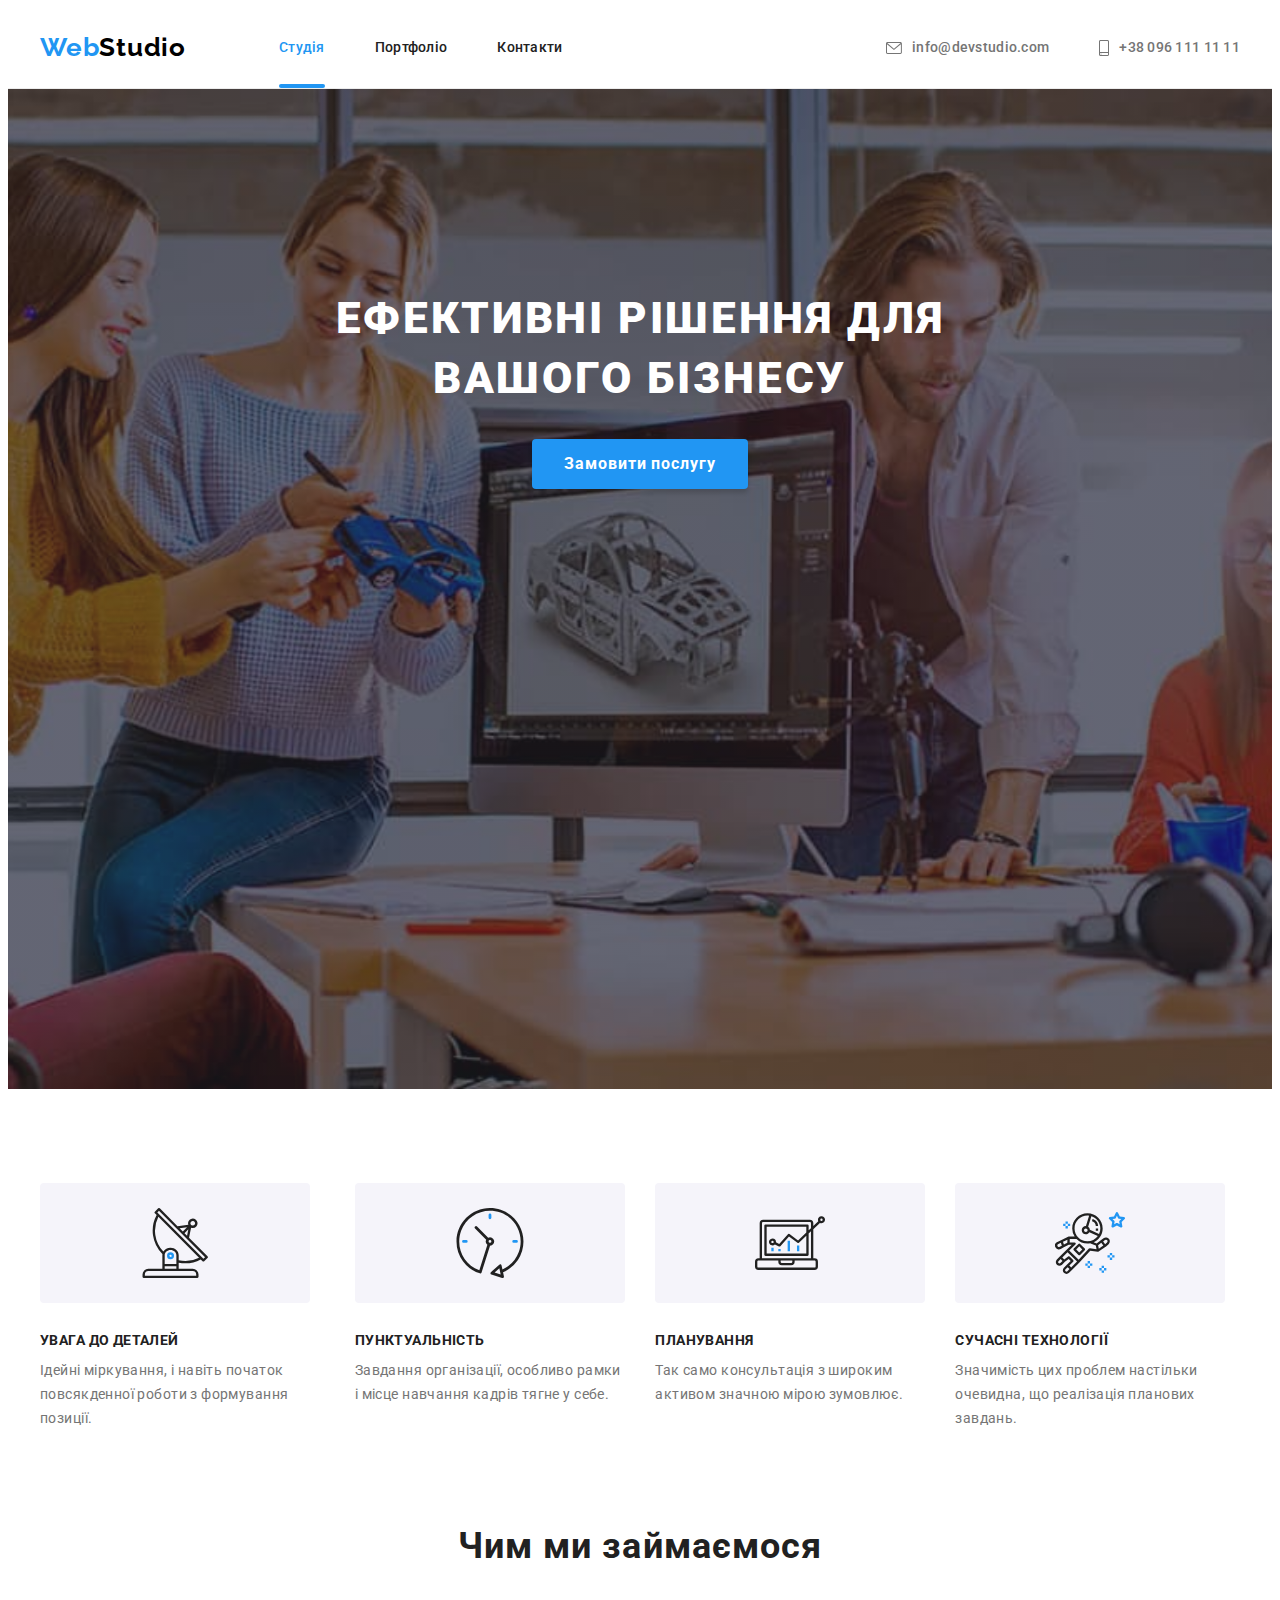
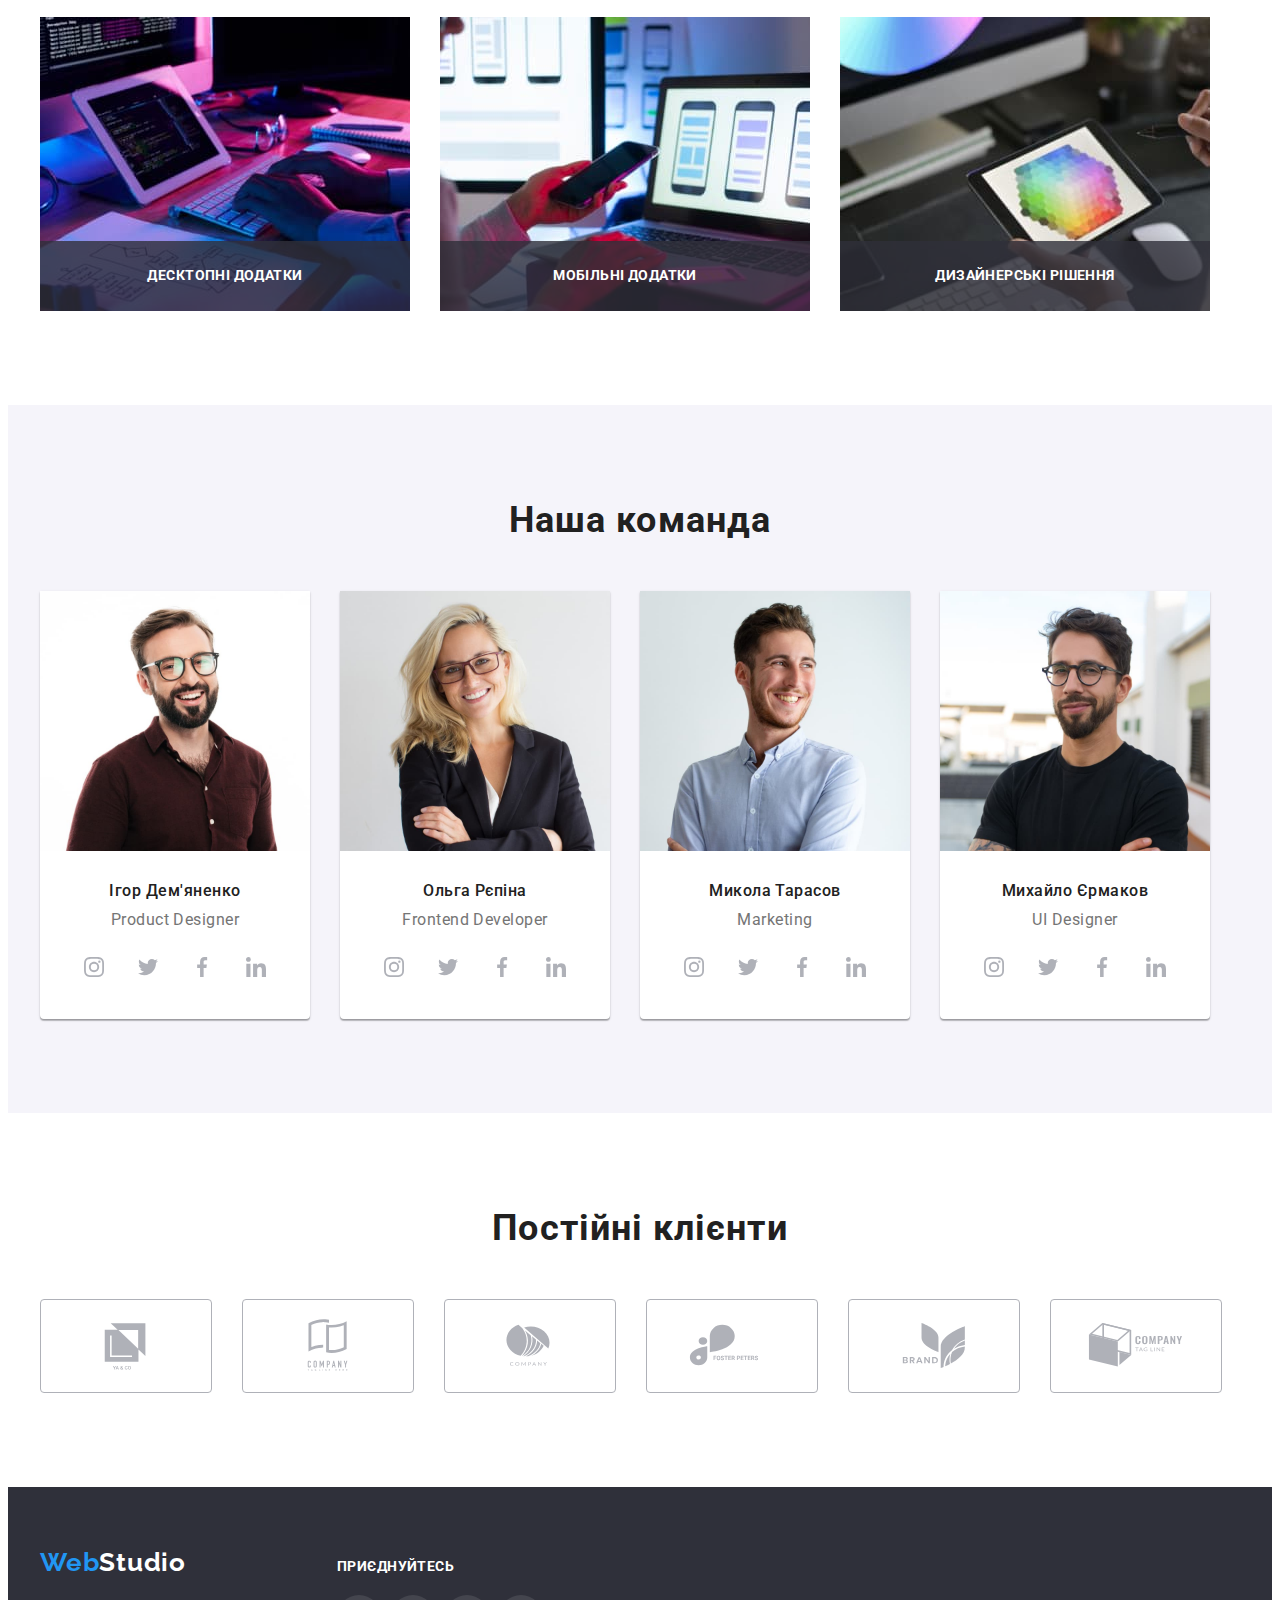
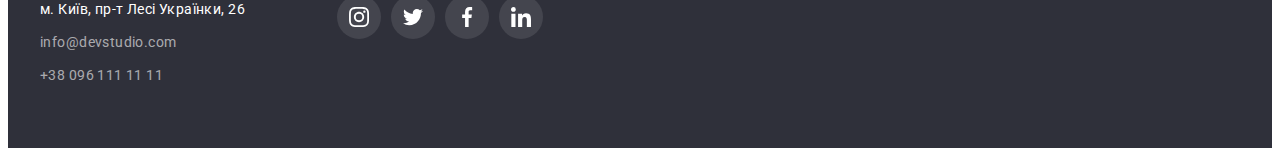
<file: index.html>
<!DOCTYPE html>
<html lang="uk">
<head>
    <meta charset="UTF-8">
    <meta http-equiv="X-UA-Compatible" content="IE=edge">
    <meta name="viewport" content="width=device-width, initial-scale=1.0">
    <title>WebStudio</title>
    <link rel="preconnect" href="https://fonts.googleapis.com">
    <link rel="preconnect" href="https://fonts.gstatic.com" crossorigin>
    <link href="https://fonts.googleapis.com/css2?family=Raleway:wght@700&family=Roboto:wght@400;500;700;900&display=swap" rel="stylesheet">
    <link rel="stylesheet" href="https://cdnjs.cloudflare.com/ajax/libs/modern-normalize/1.1.0/modern-normalize.min.css" integrity="sha512-wpPYUAdjBVSE4KJnH1VR1HeZfpl1ub8YT/NKx4PuQ5NmX2tKuGu6U/JRp5y+Y8XG2tV+wKQpNHVUX03MfMFn9Q==" crossorigin="anonymous" referrerpolicy="no-referrer" >
    <link rel="stylesheet" href="./css/styles.css">
</head>
<body>
    <header class="header">
        <div class="container main-nav">
            <a href="/index.html" class="header-logo link">Web<span class="span-color">Studio</span></a>
            <ul class="site-nav list">
                <li class="item"><a class="link current" href="./index.html">Студія</a></li>
                <li class="item"><a class="link" href="./portfolio.html">Портфоліо</a></li>
                <li class="item"><a class="link" href="">Контакти</a></li>
            </ul>
            <ul class="header-address list">
                <li class="item">
                    <a class="link" href="mailto:info@devstudio.com"><svg class="envelope-icon" width="16" height="12">
                        <use href="./img/icons.svg#icon-envelope_16_12-1"></use></svg>info@devstudio.com</a>
                </li>
                <li class="item">
                    <a class="link" href="tel:+380961111111"><svg class="envelope-icon" width="10" height="16">
                        <use href="./img/icons.svg#icon-smartphone_10_16-1"></use></svg> +38 096 111 11 11</a>
                </li>
            </ul>
        </div>
    </header>
    <main>
        <section class="hero">
            <div class="container">
                <h1 class="hero-title">Ефективні рішення для вашого бізнесу</h1>
                <button type="button" class="hero-btn" data-modal-open>Замовити послугу</button>
            </div>
        </section>
        <section class="feature section">
            <div class="container">
                <h2 class="feature-title visually-hidden">Особливості</h2>
                <ul class="features list">
                    <li class="item">
                        <div class="icon-frame">
                            <svg class="feature-icon" width="70" height="70">
                                <use href="./img/icons.svg#icon-antenna"></use>
                            </svg></div>
                        <h3 class="features-title">Увага до деталей</h3>
                        <p class="feature-text">Ідейні міркування, і навіть початок повсякденної роботи з формування позиції.</p>
                    </li>
                    <li class="item">
                        <div class="icon-frame">
                            <svg class="feature-icon" width="70" height="70">
                                <use href="./img/icons.svg#icon-clock"></use>
                            </svg></div>
                        <h3 class="features-title">Пунктуальність</h3>
                        <p class="feature-text">Завдання організації, особливо рамки і місце навчання кадрів тягне у себе.</p>
                    </li>
                    <li class="item">
                        <div class="icon-frame">
                            <svg class="feature-icon" width="70" height="70">
                                <use href="./img/icons.svg#icon-diagram"></use>
                            </svg></div>
                        <h3 class="features-title">Планування</h3>
                        <p class="feature-text">Так само консультація з широким активом значною мірою зумовлює.</p>
                    </li>
                    <li class="item">
                        <div class="icon-frame">
                            <svg class="feature-icon" width="70" height="70">
                                <use href="./img/icons.svg#icon-astronaut"></use>
                            </svg></div>
                        <h3 class="features-title">Сучасні технології</h3>
                        <p class="feature-text">Значимість цих проблем настільки очевидна, що реалізація планових завдань.</p>
                    </li>
                </ul>
            </div>
        </section>
        <section class="work section">
            <div class="container">
                <h2 class="work-title">Чим ми займаємося</h2>
                <ul class="type-work list">
                    <li class="item">
                        <a href="" class="link">
                            <img src="./img/work_1.jpg" alt="Десктопні додатки" width="370" height="294">
                        </a>
                        <div class="work-label">
                            <p class="label-text">Десктопні додатки</p>
                        </div>
                    </li>
                    <li class="item">
                        <a href="" class="link">
                            <img src="./img/work_2.jpg" alt="Мобільні додатки" width="370" height="294">
                        </a>
                        <div class="work-label">
                            <p class="label-text">Мобільні додатки</p>
                        </div>
                    </li>
                    <li class="item">
                        <a href="" class="link">
                            <img src="./img/work_3.jpg" alt="Дизайнерські рішення" width="370" height="294">
                        </a>
                        <div class="work-label">
                            <p class="label-text">Дизайнерські рішення</p>
                        </div>
                    </li>
                </ul>
            </div>
        </section>
        <section class="team section">
            <div class="container">
                <h2 class="team-title">Наша команда</h2>
                <ul class="team-list list">
                    <li class="team-card">
                        <img src="./img/team_1.jpg" alt="Дизайнер продукту" width="270" height="260">
                        <div class="card-info">
                            <h3 class="team-item">Ігор Дем'яненко</h3>
                            <p class="team-text">
                                <span lang="en">Product Designer</span>
                            </p>
                            <ul class="team-soc-list list">
                                <li class="team-soc-item">
                                    <a href="" class="team-soc-link link">
                                        <svg class="team-soc-icon" width="20" height="20">
                                            <use href="./img/icons.svg#icon-instagram"></use>
                                        </svg>
                                    </a>
                                </li>
                                <li class="team-soc-item">
                                    <a href="" class="team-soc-link link">
                                        <svg class="team-soc-icon" width="20" height="20">
                                            <use href="./img/icons.svg#icon-twitter"></use>
                                        </svg>
                                    </a>
                                </li>
                                <li class="team-soc-item">
                                    <a href="" class="team-soc-link link">
                                        <svg class="team-soc-icon" width="20" height="20">
                                            <use href="./img/icons.svg#icon-facebook"></use>
                                        </svg>
                                    </a>
                                </li>
                                <li class="team-soc-item">
                                    <a href="" class="team-soc-link link">
                                        <svg class="team-soc-icon" width="20" height="20">
                                            <use href="./img/icons.svg#icon-linkedin"></use>
                                        </svg>
                                    </a>
                                </li>
                            </ul>
                        </div>
                    </li>
                    <li class="team-card">
                        <img src="./img/team_2.jpg" alt="Розробник інтерфейсу" width="270" height="260">
                        <div class="card-info">
                            <h3 class="team-item">Ольга Рєпіна</h3>
                            <p class="team-text">
                                <span lang="en">Frontend Developer</span>
                            </p>
                            <ul class="team-soc-list list">
                                <li class="team-soc-item">
                                    <a href="" class="team-soc-link link">
                                        <svg class="team-soc-icon" width="20" height="20">
                                            <use href="./img/icons.svg#icon-instagram"></use>
                                        </svg>
                                    </a>
                                </li>
                                <li class="team-soc-item">
                                    <a href="" class="team-soc-link link">
                                        <svg class="team-soc-icon" width="20" height="20">
                                            <use href="./img/icons.svg#icon-twitter"></use>
                                        </svg>
                                    </a>
                                </li>
                                <li class="team-soc-item">
                                    <a href="" class="team-soc-link link">
                                        <svg class="team-soc-icon" width="20" height="20">
                                            <use href="./img/icons.svg#icon-facebook"></use>
                                        </svg>
                                    </a>
                                </li>
                                <li class="team-soc-item">
                                    <a href="" class="team-soc-link link">
                                        <svg class="team-soc-icon" width="20" height="20">
                                            <use href="./img/icons.svg#icon-linkedin"></use>
                                        </svg>
                                    </a>
                                </li>
                            </ul>
                        </div>
                    </li>
                    <li class="team-card">
                        <img src="./img/team_3.jpg" alt="Маркетолог" width="270" height="260">
                        <div class="card-info">
                            <h3 class="team-item">Микола Тарасов</h3>
                            <p class="team-text">
                                <span lang="en">Marketing</span>
                            </p>
                            <ul class="team-soc-list list">
                                <li class="team-soc-item">
                                    <a href="" class="team-soc-link link">
                                        <svg class="team-soc-icon" width="20" height="20">
                                            <use href="./img/icons.svg#icon-instagram"></use>
                                        </svg>
                                    </a>
                                </li>
                                <li class="team-soc-item">
                                    <a href="" class="team-soc-link link">
                                        <svg class="team-soc-icon" width="20" height="20">
                                            <use href="./img/icons.svg#icon-twitter"></use>
                                        </svg>
                                    </a>
                                </li>
                                <li class="team-soc-item">
                                    <a href="" class="team-soc-link link">
                                        <svg class="team-soc-icon" width="20" height="20">
                                            <use href="./img/icons.svg#icon-facebook"></use>
                                        </svg>
                                    </a>
                                </li>
                                <li class="team-soc-item">
                                    <a href="" class="team-soc-link link">
                                        <svg class="team-soc-icon" width="20" height="20">
                                            <use href="./img/icons.svg#icon-linkedin"></use>
                                        </svg>
                                    </a>
                                </li>
                            </ul>
                        </div>
                    </li>
                    <li class="team-card">
                        <img src="./img/team_4.jpg" alt="Дизайнер інтерфейсу користувача" width="270" height="260">
                        <div class="card-info">
                            <h3 class="team-item">Михайло Єрмаков</h3>
                            <p class="team-text">
                                <span lang="en">UI Designer</span>
                            </p>
                            <ul class="team-soc-list list">
                                <li class="team-soc-item">
                                    <a href="" class="team-soc-link link">
                                        <svg class="team-soc-icon" width="20" height="20">
                                            <use href="./img/icons.svg#icon-instagram"></use>
                                        </svg>
                                    </a>
                                </li>
                                <li class="team-soc-item">
                                    <a href="" class="team-soc-link link">
                                        <svg class="team-soc-icon" width="20" height="20">
                                            <use href="./img/icons.svg#icon-twitter"></use>
                                        </svg>
                                    </a>
                                </li>
                                <li class="team-soc-item">
                                    <a href="" class="team-soc-link link">
                                        <svg class="team-soc-icon" width="20" height="20">
                                            <use href="./img/icons.svg#icon-facebook"></use>
                                        </svg>
                                    </a>
                                </li>
                                <li class="team-soc-item">
                                    <a href="" class="team-soc-link link">
                                        <svg class="team-soc-icon" width="20" height="20">
                                            <use href="./img/icons.svg#icon-linkedin"></use>
                                        </svg>
                                    </a>
                                </li>
                            </ul>
                        </div>
                    </li>
                </ul>
            </div>
        </section>
        <section class="clients section">
            <div class="container">
                <h2 class="clients-title">Постійні клієнти</h2>
                <ul class="client-list list">
                    <li class="client-item item"><a href="" class="client-link link"><svg class="client-icon" width="106" height="60">
                        <use href="./img/icons.svg#icon-client_1"></use>
                    </svg></a></li>
                    <li class="client-item item"><a href="" class="client-link link"><svg class="client-icon" width="106" height="60">
                        <use href="./img/icons.svg#icon-client_2"></use>
                    </svg></a></li>
                    <li class="client-item item"><a href="" class="client-link link"><svg class="client-icon" width="106" height="60">
                        <use href="./img/icons.svg#icon-client_3"></use>
                    </svg></a></li>
                    <li class="client-item item"><a href="" class="client-link link"><svg class="client-icon" width="106" height="60">
                        <use href="./img/icons.svg#icon-client_4"></use>
                    </svg></a></li>
                    <li class="client-item item"><a href="" class="client-link link"><svg class="client-icon" width="106" height="60">
                        <use href="./img/icons.svg#icon-client_5"></use>
                    </svg></a></li>
                    <li class="client-item item"><a href="" class="client-link link"><svg class="client-icon" width="106" height="60">
                        <use href="./img/icons.svg#icon-client_6"></use>
                    </svg></a></li>
                </ul>
            </div>
        </section>

    </main>
    <footer class="footer">
        <div class="container">
            <div class="ftr-address-links">
                <a class="ftr-logo link" href="/index.html">Web<span class="span-color">Studio</span></a>
                <address class="ftr-address">
                    <a class="ftr-location link" href="https://goo.gl/maps/8FmRKtDjUqRwU7XH7" target="_blank" rel="noopener nofollow noreferrer">м. Київ, пр-т Лесі Українки, 26</a>
                    <ul class="ftr-contact list">
                        <li class="item">
                            <a class="ftr-link link" href="mailto:info@devstudio.com">info@devstudio.com</a>
                        </li>
                        <li class="item">
                            <a class="ftr-link link" href="tel:+380961111111">+38 096 111 11 11</a>
                        </li>
                    </ul>
                </address>
            </div>
            <div class="ftr-soc-links">
                <p class="ftr-text">Приєднуйтесь</p>
                <ul class="ftr-soc-list list">
                    <li class="ftr-soc-item">
                        <a href="" class="ftr-soc-link link">
                            <svg class="ftr-soc-icon" width="20" height="20">
                                <use href="./img/icons.svg#icon-instagram"></use>
                            </svg>
                        </a>
                    </li>
                    <li class="ftr-soc-item">
                        <a href="" class="ftr-soc-link link">
                            <svg class="ftr-soc-icon" width="20" height="20">
                                <use href="./img/icons.svg#icon-twitter"></use>
                            </svg>
                        </a>
                    </li>
                    <li class="ftr-soc-item">
                        <a href="" class="ftr-soc-link link">
                            <svg class="ftr-soc-icon" width="20" height="20">
                                <use href="./img/icons.svg#icon-facebook"></use>
                            </svg>
                        </a>
                    </li>
                    <li class="ftr-soc-item">
                        <a href="" class="ftr-soc-link link">
                            <svg class="ftr-soc-icon" width="20" height="20">
                                <use href="./img/icons.svg#icon-linkedin"></use>
                            </svg>
                        </a>
                    </li>
                </ul>
            </div>
        </div>
    </footer>
    <div class="backdrop is-hidden" data-modal>
        <div class="modal">
            <button type="button" class="modal-close" data-modal-close>
                <svg class="close-icon"  width="18" height="18">
                    <use href="./img/icons.svg#icon-close"></use>
                </svg>
            </button>
        </div>
    </div>
    <script src="./js/modal.js"></script>
</body>
</html>
</file>
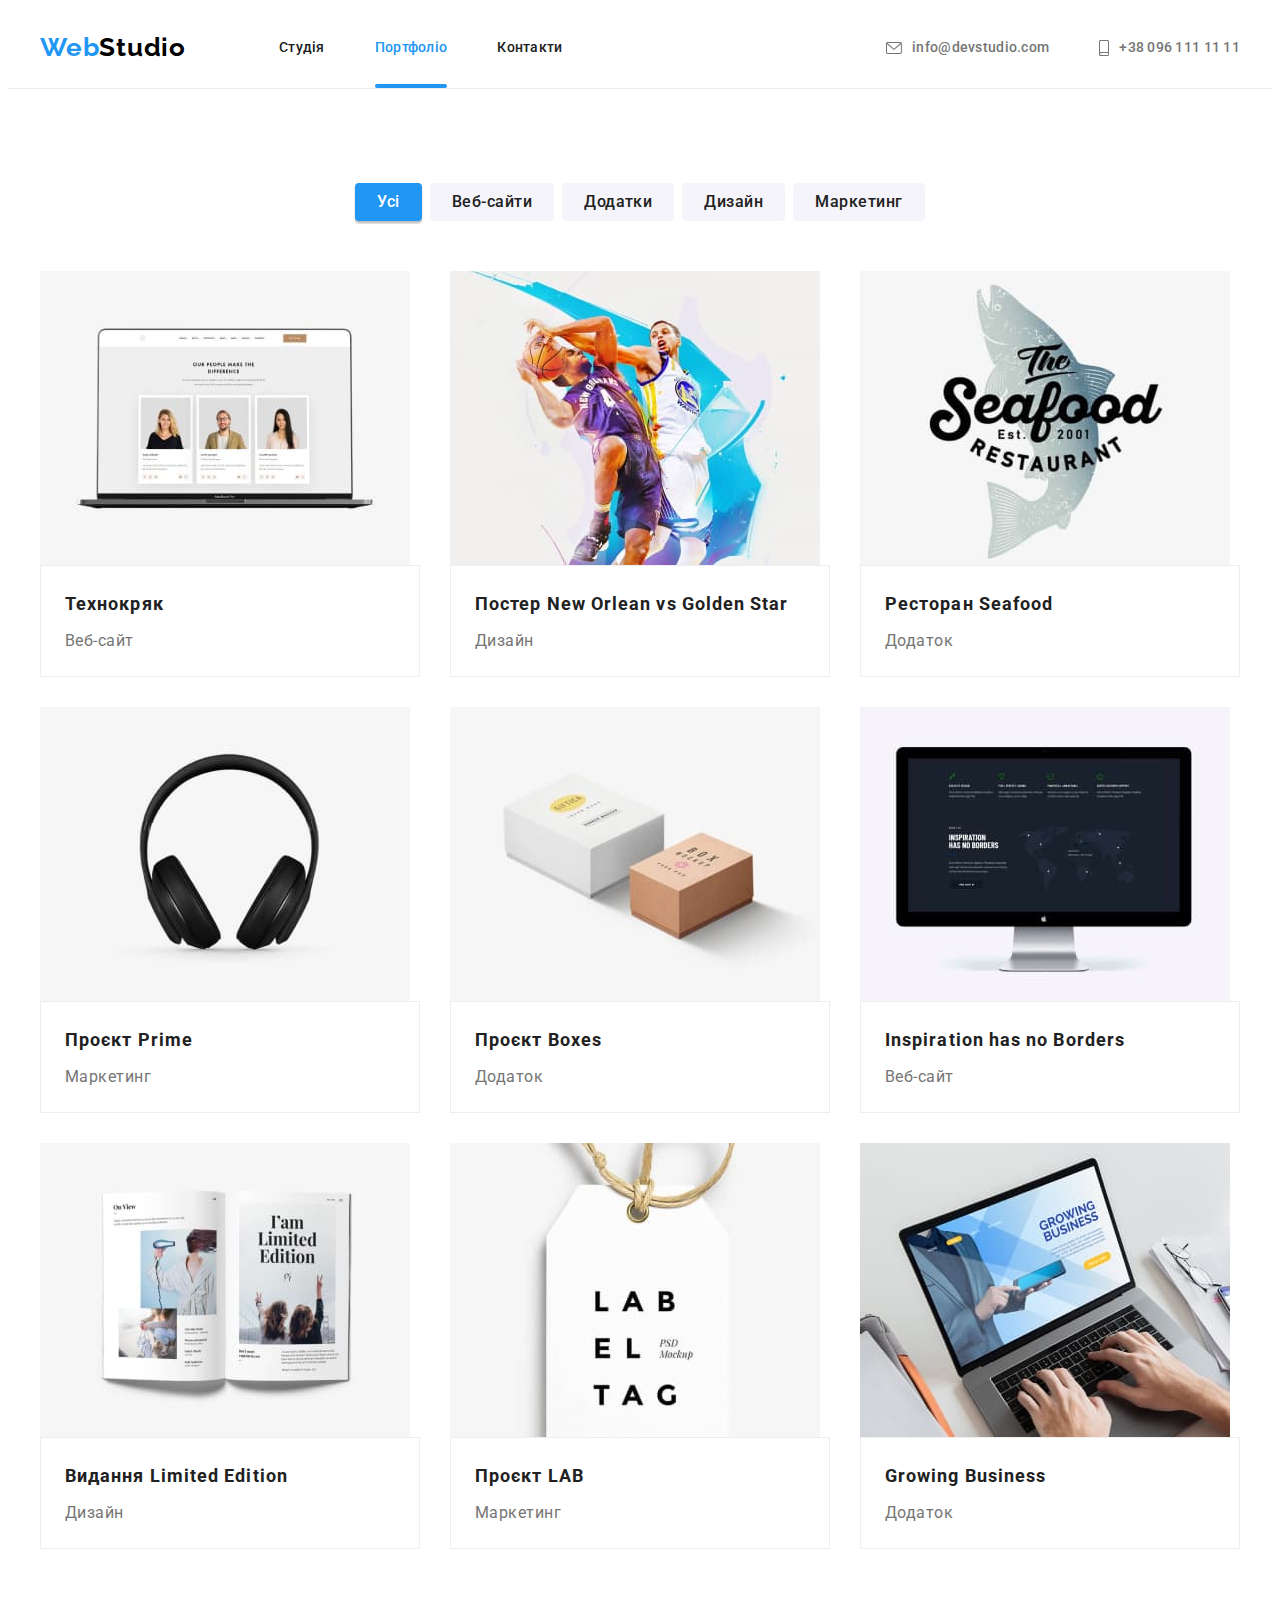
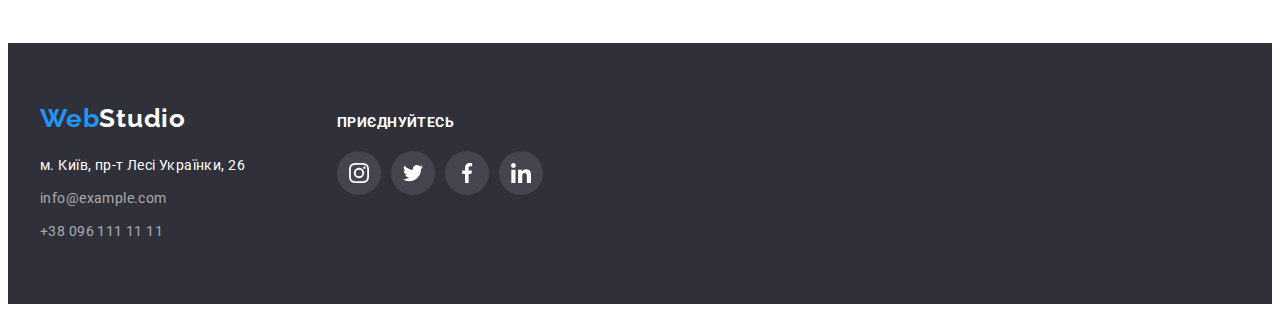
<file: portfolio.html>
<!DOCTYPE html>
<html lang="uk">
<head>
    <meta charset="UTF-8">
    <meta http-equiv="X-UA-Compatible" content="IE=edge">
    <meta name="viewport" content="width=device-width, initial-scale=1.0">
    <title>WebStudio</title>
    <link rel="preconnect" href="https://fonts.googleapis.com">
    <link rel="preconnect" href="https://fonts.gstatic.com" crossorigin>
    <link href="https://fonts.googleapis.com/css2?family=Raleway:wght@700&family=Roboto:wght@400;500;700;900&display=swap" rel="stylesheet">
    <link rel="stylesheet" href="https://cdnjs.cloudflare.com/ajax/libs/modern-normalize/1.1.0/modern-normalize.min.css" integrity="sha512-wpPYUAdjBVSE4KJnH1VR1HeZfpl1ub8YT/NKx4PuQ5NmX2tKuGu6U/JRp5y+Y8XG2tV+wKQpNHVUX03MfMFn9Q==" crossorigin="anonymous" referrerpolicy="no-referrer" >
    <link rel="stylesheet" href="./css/styles.css">
</head>
<body>
    <header class="header">
        <div class="container main-nav">
            <a href="/index.html" class="header-logo link">Web<span class="span-color">Studio</span></a>
            <ul class="site-nav list">
                <li class="item"><a class="link" href="./index.html">Студія</a></li>
                <li class="item"><a class="link current" href="">Портфоліо</a></li>
                <li class="item"><a class="link" href="">Контакти</a></li>
            </ul>
            <ul class="header-address list">
                <li class="item">
                    <a class="link" href="mailto:info@devstudio.com"><svg class="envelope-icon" width="16" height="12">
                        <use href="./img/icons.svg#icon-envelope_16_12-1"></use></svg>info@devstudio.com</a>
                </li>
                <li class="item">
                    <a class="link" href="tel:+380961111111"><svg class="envelope-icon" width="10" height="16">
                        <use href="./img/icons.svg#icon-smartphone_10_16-1"></use></svg> +38 096 111 11 11</a>
                </li>
            </ul>
        </div>
    </header>
    <main>
        <section class="portfolio section">
            <div class="container">
                <h2 class="portfolio-title visually-hidden">Портфоліо</h2>
                <ul class="filters list">
                    <li class="item"><button class="filters-btn current-filter">Усі</button></li>
                    <li class="item"><button class="filters-btn">Веб-сайти</button></li>
                    <li class="item"><button class="filters-btn">Додатки</button></li>
                    <li class="item"><button class="filters-btn">Дизайн</button></li>
                    <li class="item"><button class="filters-btn">Маркетинг</button></li>
                </ul>
                <ul class="proekts list">
                    <li class="proekt-card">
                        <a class="link" href="">
                            <div class="proekt-top-wrap">
                                <img src="./img/proekt_1.jpg" alt="Веб-сайт Технокряк" width="370" height="294">
                                <p class="proekt-top-text">Ресурс пропонує комплексні пропозиції з різним рівнем функціоналу та сервісів. Все це дозволить відвідувачу отримати вичерпні відомості про компанію чи приватну особу.</p>
                            </div>
                            <div class="card-info">
                                <h3 class="proekt-title">Технокряк</h3>
                                <p class="proekt-text">Веб-сайт</p>
                            </div>
                        </a>
                    </li>
                    <li class="proekt-card">
                        <a class="link" href="">
                            <img src="./img/proekt_2.jpg" alt="Дизайн постеру Новий Орлеан з Золотою Зіркою" width="370" height="294">
                            <div class="card-info">
                                <h3 class="proekt-title">Постер <span lang="en">New Orlean vs Golden Star</span></h3>
                                <p class="proekt-text">Дизайн</p>
                            </div>
                        </a>
                    </li>
                    <li class="proekt-card">
                        <a class="link" href="">
                            <img src="./img/proekt_3.jpg" alt="Додаток Ресторану Морська їжа" width="370" height="294">
                            <div class="card-info">
                                <h3 class="proekt-title">Ресторан <span lang="en">Seafood</span></h3>
                                <p class="proekt-text">Додаток</p>
                            </div>
                        </a>
                    </li>
                    <li class="proekt-card">
                        <a class="link" href="">
                            <img src="./img/proekt_4.jpg" alt="Маркетинг Проєкту Прайм" width="370" height="294">
                            <div class="card-info">
                                <h3 class="proekt-title">Проєкт <span lang="en">Prime</span></h3>
                                <p class="proekt-text">Маркетинг</p>
                            </div>
                        </a>
                    </li>
                    <li class="proekt-card">
                        <a class="link" href="">
                            <img src="./img/proekt_5.jpg" alt="Додаток Проєкту Коробки" width="370" height="294">
                            <div class="card-info">
                                <h3 class="proekt-title">Проєкт <span lang="en">Boxes</span></h3>
                                <p class="proekt-text">Додаток</p>
                            </div>
                        </a>
                    </li>
                    <li class="proekt-card">
                        <a class="link" href="">
                            <img src="./img/proekt_6.jpg" alt="Веб-сайт Натхнення немає кордонів" width="370" height="294">
                            <div class="card-info">
                                <h3 class="proekt-title"><span lang="en">Inspiration has no Borders</span></h3>
                                <p class="proekt-text">Веб-сайт</p>
                            </div>
                        </a>
                    </li>
                    <li class="proekt-card">
                        <a class="link" href="">
                            <img src="./img/proekt_7.jpg" alt="Дизайн видання Обмежене Видання" width="370" height="294">
                            <div class="card-info">
                                <h3 class="proekt-title">Видання <span lang="en">Limited Edition</span></h3>
                                <p class="proekt-text">Дизайн</p>
                            </div>
                        </a>
                    </li>
                    <li class="proekt-card">
                        <a class="link" href="">
                            <img src="./img/proekt_8.jpg" alt="Маркетинг Проєкту ЛАБ" width="370" height="294">
                            <div class="card-info">
                                <h3 class="proekt-title">Проєкт <span lang="en">LAB</span></h3>
                                <p class="proekt-text">Маркетинг</p>
                            </div>
                        </a>
                    </li>
                    <li class="proekt-card">
                        <a class="link" href="">
                            <img src="./img/proekt_9.jpg" alt="Зростаючий Бізнес" width="370" height="294">
                            <div class="card-info">
                                <h3 class="proekt-title"><span lang="en">Growing Business</span></h3>
                                <p class="proekt-text">Додаток</p>
                            </div>
                        </a>
                    </li>
                </ul>
            </div>
       </section>
    </main>
    <footer class="footer">
        <div class="container">
            <div class="ftr-address-links">
                <a class="ftr-logo link" href="/index.html">Web<span class="span-color">Studio</span></a>
                <address class="ftr-address">
                    <a class="ftr-location link" href="https://goo.gl/maps/8FmRKtDjUqRwU7XH7" target="_blank" rel="noopener nofollow noreferrer">м. Київ, пр-т Лесі Українки, 26</a>
                    <ul class="ftr-contact list">
                        <li class="item">
                            <a class="ftr-link link" href="mailto:info@example.com">info@example.com</a>
                        </li>
                        <li class="item">
                            <a class="ftr-link link" href="tel:+380961111111">+38 096 111 11 11</a>
                        </li>
                    </ul>
                </address>
            </div>
            <div class="ftr-soc-links">
                <p class="ftr-text">Приєднуйтесь</p>
                <ul class="ftr-soc-list list">
                    <li class="ftr-soc-item">
                        <a href="" class="ftr-soc-link link">
                            <svg class="ftr-soc-icon" width="20" height="20">
                                <use href="./img/icons.svg#icon-instagram"></use>
                            </svg>
                        </a>
                    </li>
                    <li class="ftr-soc-item">
                        <a href="" class="ftr-soc-link link">
                            <svg class="ftr-soc-icon" width="20" height="20">
                                <use href="./img/icons.svg#icon-twitter"></use>
                            </svg>
                        </a>
                    </li>
                    <li class="ftr-soc-item">
                        <a href="" class="ftr-soc-link link">
                            <svg class="ftr-soc-icon" width="20" height="20">
                                <use href="./img/icons.svg#icon-facebook"></use>
                            </svg>
                        </a>
                    </li>
                    <li class="ftr-soc-item">
                        <a href="" class="ftr-soc-link link">
                            <svg class="ftr-soc-icon" width="20" height="20">
                                <use href="./img/icons.svg#icon-linkedin"></use>
                            </svg>
                        </a>
                    </li>
                </ul>
            </div>
        </div>
    </footer>
</body>
</html>
</file>
<file: css/styles.css>
/* Raleway - secondary font*/
:root {
  --primary-bgc-color: #F5F5F5;
  --secondary-bgc-color: #F5F4FA;
  --hero-ftr-bgc-color: #2F303A;
  --primary-text-color: #757575;
  --title-text-color: #212121;
  --logo-color: #000000;
  --white-logo-color: #FFFFFF;
  --accent-color: #2196F3;
  --ftr-text-color: rgba(255, 255, 255, 0.6);
  --btn-hover-focus: #188CE8;
  --border-color: #EEEEEE;
  --icon-current-color: #AFB1B8;
}

p, h1, h2, h3, h4, h5, h6 {
  margin: 0;
}

ul, ol {
  margin: 0;
  padding-left: 0;
}

button, .work-label {
  cursor: pointer;
}

address {
  font-style: normal;
}

img {
  display: block;
  max-width: 100%;
  height: auto;
}

body {
  font-family: Roboto, sans-serif;
  font-style: normal;
}
/* убирає маркери в ненумерованих списках */
.list {
    padding: 0;
    margin: 0;
    list-style: none;
}
/* убирає нижнє підкрислення в посиланнях */
.link {
    text-decoration: none;
}

.container {
  width: 1200px;
  padding-left: 15px;
  padding-right: 15px;
  margin: 0 auto;
}

.section {
  padding-top: 94px;
  padding-bottom: 94px;
}

.link.current {
  color: var(--accent-color);
  position: relative;
}

.site-nav .link.current::after {
  content: "";
  position: absolute;
  bottom: 0;
  background-color: currentColor;
  border-radius: 2px;
  width: 100%;
  height: 4px;
}

/* клас для всіх скритих елементів */
.visually-hidden {
  position: absolute;
  white-space: nowrap;
  width: 1px;
  height: 1px;
  overflow: hidden;
  border: 0;
  padding: 0;
  clip: rect(0 0 0 0);
  clip-path: inset(50%);
  margin: -1px;
}

a, h2, h3 {
  color: var(--title-text-color);
  transition: color 250ms cubic-bezier(0.4, 0, 0.2, 1);
}

p {
  color: var(--primary-text-color)
}

/* -----header-------- */
.header {
  background-color: var(--white-logo-color);
  border-bottom: 1px solid #ECECEC;
}

.main-nav {
  display: flex;
  align-items: center;
  }

.header-logo {
  display: block;
  padding-top: 24px;
  padding-bottom: 25px;
  color: var(--accent-color);
  font-family: 'Raleway';
  font-weight: 700;
  font-size: 26px;
  line-height: 1.19;
  letter-spacing: 0.03em;
  
}

.header-logo .span-color {
  color: var(--logo-color);
}

.site-nav {
  display: flex;
  margin-left: 93px;
  gap: 50px;
}

.header .item .link {
  display: flex;
  padding-top: 32px;
  padding-bottom: 32px;
  font-weight: 500;
  font-size: 14px;
  line-height: 1.14;
  letter-spacing: 0.02em;
}

.header-address {
  display: flex;
  margin-left: auto;
  gap: 50px;
}

.header-address .item .link {
  display: flex;
  align-items: center;
  gap: 10px;
  color: var(--primary-text-color);
  fill: var(--primary-text-color);
  transition: color 250ms cubic-bezier(0.4, 0, 0.2, 1), fill 250ms cubic-bezier(0.4, 0, 0.2, 1);
}

.header-address .item .link:hover, .header-address .item .link:focus {
  color: var(--accent-color);
  fill: var(--accent-color);
}


.link:hover, .link:focus {
  color: var(--accent-color);
  }

/* ------hero-------- */
.hero {
  padding-top: 200px;
  padding-bottom: 200px;
  max-width: 1600px;
  min-height: 600px;
  margin-left: auto;
  margin-right: auto;
  background-image: linear-gradient(rgba(47, 48, 58, 0.4), rgba(47, 48, 58, 0.4) ), url('../img/hero_img_1600_600.jpg');
  background-size: cover;
  background-position: center;
  background-color: var(--hero-ftr-bgc-color);
}

.hero-title {
  margin: 0 auto;
  margin-bottom: 30px;
  width: 696px;
  color: var(--white-logo-color);
  font-weight: 900;
  font-size: 44px;
  line-height: 1.36;
  letter-spacing: 0.06em;
  text-transform: uppercase;
  text-align: center;
}

.hero-btn {
  display: block;
  padding: 10px 32px;
  margin: 0 auto;
  color: var(--white-logo-color);
  background-color: var(--accent-color);
  box-shadow: 0px 4px 4px rgba(0, 0, 0, 0.15);
  border-radius: 4px;
  border-style: none;
  font-family: inherit;
  font-weight: 700;
  font-size: 16px;
  line-height: 1.88;
  letter-spacing: 0.06em;
  text-align: center;
  transition: background-color 250ms cubic-bezier(0.4, 0, 0.2, 1);
}
.hero-btn:hover, .hero-btn:focus {
  background-color: var(--btn-hover-focus);
}

/* ----feature---- */
.feature {
  padding-bottom: 0;
  background-color: var(--white-logo-color);
}

.features {
  display: flex;
  gap: 30px;
  }

.features .item {
  min-width: 270px;
}

.icon-frame {
  display: flex;
  align-items: center;
  justify-content: center;
  margin-bottom: 30px;
  width: 270px;
  height: 120px;
  background: var(--secondary-bgc-color);
  border-radius: 4px;
}

.features-title {
  margin-bottom: 10px;
  font-weight: 700;
  font-size: 14px;
  line-height: 1.14;
  letter-spacing: 0.03em;
  text-transform: uppercase;
  color: var(--title-text-color);
}

.feature-text {
  font-size: 14px;
  line-height: 1.71;
  letter-spacing: 0.03em;
  text-align: start;
  color: var(--primary-text-color);
}

/* ----Work---- */
.work {
  background-color: var(--white-logo-color);
}

.work-title {
  margin-bottom: 50px;
  font-weight: 700;
  font-size: 36px;
  line-height: 42px;
  text-align: center;
  letter-spacing: 0.03em;
  color: var(--title-text-color);
}

.type-work {
  display: flex;
  gap: 30px;
}

.type-work .item {
  position: relative;
}

.work-label {
  position: absolute;
  bottom: 0;
  background-color: rgba(47, 48, 58, 0.8);
  padding-top: 27px;
  padding-bottom: 27px;
  width: 100%;
}

.work-label .label-text {
  font-weight: 700;
  font-size: 14px;
  line-height: 1.14;
  text-align: center;
  letter-spacing: 0.03em;
  text-transform: uppercase;
  color: var(--white-logo-color)
}

/* ----team---- */
.team {
  background-color: var(--secondary-bgc-color);
}

.team-list {
  display: flex;
  gap: 30px;
}

.team-title {
  margin-bottom: 50px;
  color: var(--title-text-color);
  font-weight: 700;
  font-size: 36px;
  line-height: 1.17;
  text-align: center;
  letter-spacing: 0.03em;
}

.team-card {
  width: calc((100-90px)/4);
  background: var(--white-logo-color);
  min-width: 270px;
  box-shadow: 0px 1px 3px rgba(0, 0, 0, 0.12), 0px 1px 1px rgba(0, 0, 0, 0.14), 0px 2px 1px rgba(0, 0, 0, 0.2);
  border-radius: 0px 0px 4px 4px;
}

.team-card .card-info {
  padding-top: 30px;
  padding-bottom: 30px;
  border-radius: 0px 0px 4px 4px;
}

.team-item {
  font-weight: 500;
  font-size: 16px;
  line-height: 1.19;
  text-align: center;
  letter-spacing: 0.03em;
  color: var(--title-text-color);
}

.team-text {
  margin-top: 10px;
  font-size: 16px;
  line-height: 1.19;
  text-align: center;
  letter-spacing: 0.03em;
  color: var(--primary-text-color);
}

.team-soc-list {
  display: flex;
  justify-content: center;
  gap: 10px;
  margin-top: 16px;
  }

.team-soc-item {
  width: 44px;
  height: 44px;
}

.team-soc-link {
  width: 100%;
  height: 100%;
  border-radius: 50%;
  display: flex;
  align-items: center;
  justify-content: center;
  background-color: transparent;
  fill: var(--icon-current-color);
  transition: background-color 250ms cubic-bezier(0.4, 0, 0.2, 1), fill 250ms cubic-bezier(0.4, 0, 0.2, 1);
}

.team-soc-link:hover, .team-soc-link:focus {
  background-color: var(--accent-color);
  fill: var(--white-logo-color);
}


/* -------- clients -------*/
.clients-title {
  margin-bottom: 50px;
  color: var(--title-text-color);
  font-weight: 700;
  font-size: 36px;
  line-height: 42px;
  text-align: center;
  letter-spacing: 0.03em;
}

.client-list {
  display: flex;
  gap: 30px;
}

.client-item {
  width: calc((100-150px)/6);
}

.client-link {
  display: flex;
  align-items: center;
  justify-content: center;
  width: 170px;
  height: 92px;
  border: 1px solid var(--icon-current-color);
  border-radius: 4px;
  fill: var(--icon-current-color);
  transition: border-color 250ms cubic-bezier(0.4, 0, 0.2, 1), fill 250ms cubic-bezier(0.4, 0, 0.2, 1);
} 

.client-link:hover, .client-link:focus {
  border-color: var(--accent-color);
  fill: var(--accent-color);
}

/* ----footer---- */

.footer {
  background-color: var(--hero-ftr-bgc-color);
  padding: 60px 0;
}

.footer .container {
  display: flex;
  align-items: baseline;
}

.ftr-logo {
  margin-bottom: 20px;
  font-family: 'Raleway';
  font-weight: 700;
  font-size: 26px;
  line-height: 1.19;
  letter-spacing: 0.03em;
  color: var(--accent-color);
}

.ftr-logo .span-color {
  color: var(--white-logo-color);
}

.ftr-address {
  margin-top: 20px;
}

.ftr-location {
  font-size: 14px;
  line-height: 1.71;
  letter-spacing: 0.03em;
  color: var(--white-logo-color);
}

.ftr-contact .item {
  margin-top: 9px;
}

.ftr-link {
  font-size: 14px;
  line-height: 1.71;
  letter-spacing: 0.03em;
  color: var(--ftr-text-color);
  transition: color 250ms cubic-bezier(0.4, 0, 0.2, 1);
}

.ftr-soc-links {
  margin-left: 92px;
}

.ftr-text {
  color: var(--white-logo-color);
  font-weight: 700;
  font-size: 14px;
  line-height: 1.14;
  letter-spacing: 0.03em;
  text-transform: uppercase;

}

.ftr-soc-list {
  display: flex;
  justify-content: center;
  gap: 10px;
  margin-top: 20px;
  }

.ftr-soc-item {
  width: 44px;
  height: 44px;
}

.ftr-soc-link {
  width: 100%;
  height: 100%;
  border-radius: 50%;
  display: flex;
  align-items: center;
  justify-content: center;
  background-color: rgba(255, 255, 255, 0.1);
  fill: var(--white-logo-color);
  transition: background-color 250ms cubic-bezier(0.4, 0, 0.2, 1);
}

.ftr-soc-link:hover, .ftr-soc-link:focus {
  background-color: var(--accent-color);
}

/*-------------Modal-----------*/
.backdrop {
  width: 100%;
  height: 100%;
  position: fixed;
  top: 0;
  background-color: rgba(0, 0, 0, 0.2);
  transition: opacity 300ms linear, visibility 300ms linear;
}

.backdrop.is-hidden {
  opacity: 0;
  visibility: hidden;
  pointer-events: none;
}

.modal {
  position: absolute;
  width: 528px;
  min-height: 581px;
  top: 50%;
  left: 50%;
  transform: translate(-50%, -50%);
  background-color: var(--white-logo-color);
  box-shadow: 0px 1px 3px rgba(0, 0, 0, 0.12), 0px 1px 1px rgba(0, 0, 0, 0.14), 0px 2px 1px rgba(0, 0, 0, 0.2);
  border-radius: 4px;
  transform: translate(-50%, -50%) scale(1);
  transition: transform 300ms linear; 
}

.backdrop.is-hidden .modal {
  transform: translate(-50%, -50%) scale(0);
}

.modal-close {
  position: absolute;
  top: 8px;
  right: 8px;
  width: 30px;
  height: 30px;
  background-color: transparent;
  border: 1px solid rgba(0, 0, 0, 0.1);
  border-radius: 50%;
  display: flex;
  align-items: center;
  justify-content: center;
  transition: fill 250ms cubic-bezier(0.4, 0, 0.2, 1);
}

.modal-close:hover, .modal-close:focus {
  fill: var(--accent-color);
}

/* -----Portfolio-main------(header&footer=same as home page) */
/* -----filters----- */
.filters {
  display: flex;
  justify-content: center;
  margin-bottom: 50px;
  gap: 8px;
}

.filters-btn {
  padding: 6px 22px;
  background-color: var(--secondary-bgc-color);
  border-radius: 4px;
  border-style: none;
  font-family: inherit;
  font-style: normal;
  font-weight: 500;
  font-size: 16px;
  line-height: 1.62;
  text-align: center;
  letter-spacing: 0.03em;
  color: var(--title-text-color);
  transition: color 250ms cubic-bezier(0.4, 0, 0.2, 1), background-color 250ms cubic-bezier(0.4, 0, 0.2, 1), box-shadow 250ms cubic-bezier(0.4, 0, 0.2, 1);
}

.current-filter {
  background: var(--accent-color);
  box-shadow: 0px 3px 1px rgba(0, 0, 0, 0.1), 0px 1px 2px rgba(0, 0, 0, 0.08), 0px 2px 2px rgba(0, 0, 0, 0.12);
  border-radius: 4px;
  color: var(--white-logo-color);
  transition: color 250ms cubic-bezier(0.4, 0, 0.2, 1), background-color 250ms cubic-bezier(0.4, 0, 0.2, 1);
}

.filters-btn:hover, .filters-btn:focus {
  cursor: pointer;
  background-color: var(--accent-color);
  color: var(--white-logo-color);
  box-shadow: 0px 3px 1px rgba(0, 0, 0, 0.1), 0px 1px 2px rgba(0, 0, 0, 0.08), 0px 2px 2px rgba(0, 0, 0, 0.12);
  }

.current-filter:hover, .current-filter:focus {
  color: var(--white-logo-color);
  background-color: var(--btn-hover-focus);
}

/* -------Proekts-------- */
.proekts {
  display: flex;
  flex-wrap: wrap;
  gap: 30px;
}

.proekt-card {
  flex-basis: calc((100% - 60px) / 3);
  background: var(--white-logo-color);
  transition: box-shadow 250ms cubic-bezier(0.4, 0, 0.2, 1);
}

.proekt-card:hover .proekt-top-text, .proekt-card:focus .proekt-top-text {
  transform: translateY(0);
}

.proekt-top-wrap {
  position: relative;
  overflow: hidden;
}

.proekt-top-text {
  position: absolute;
  top: 0;
  padding: 63px 24px;
  font-size: 18px;
  line-height: 1.56;
  letter-spacing: 0.03em;
  color: var(--white-logo-color);
  background-color: rgba(33, 150, 243, 0.9);
  transform: translateY(100%);
  transition: transform 250ms cubic-bezier(0.4, 0, 0.2, 1);
}

.proekt-card:hover, .proekt-card:focus {
  box-shadow: 0px 1px 1px rgba(0, 0, 0, 0.12), 0px 4px 4px rgba(0, 0, 0, 0.06), 1px 4px 6px rgba(0, 0, 0, 0.16);
}

.proekt-card .card-info {
  padding: 20px 24px;
  border: 1px solid var(--border-color);
}

.proekt-title {
  margin-bottom: 4px;
  font-weight: 700;
  font-size: 18px;
  line-height: 2;
  letter-spacing: 0.06em;
  color: var(--title-text-color);
}

.proekt-text {
  font-size: 16px;
  line-height: 1.88;
  letter-spacing: 0.03em;
  color: var(--primary-text-color);
}
</file>
